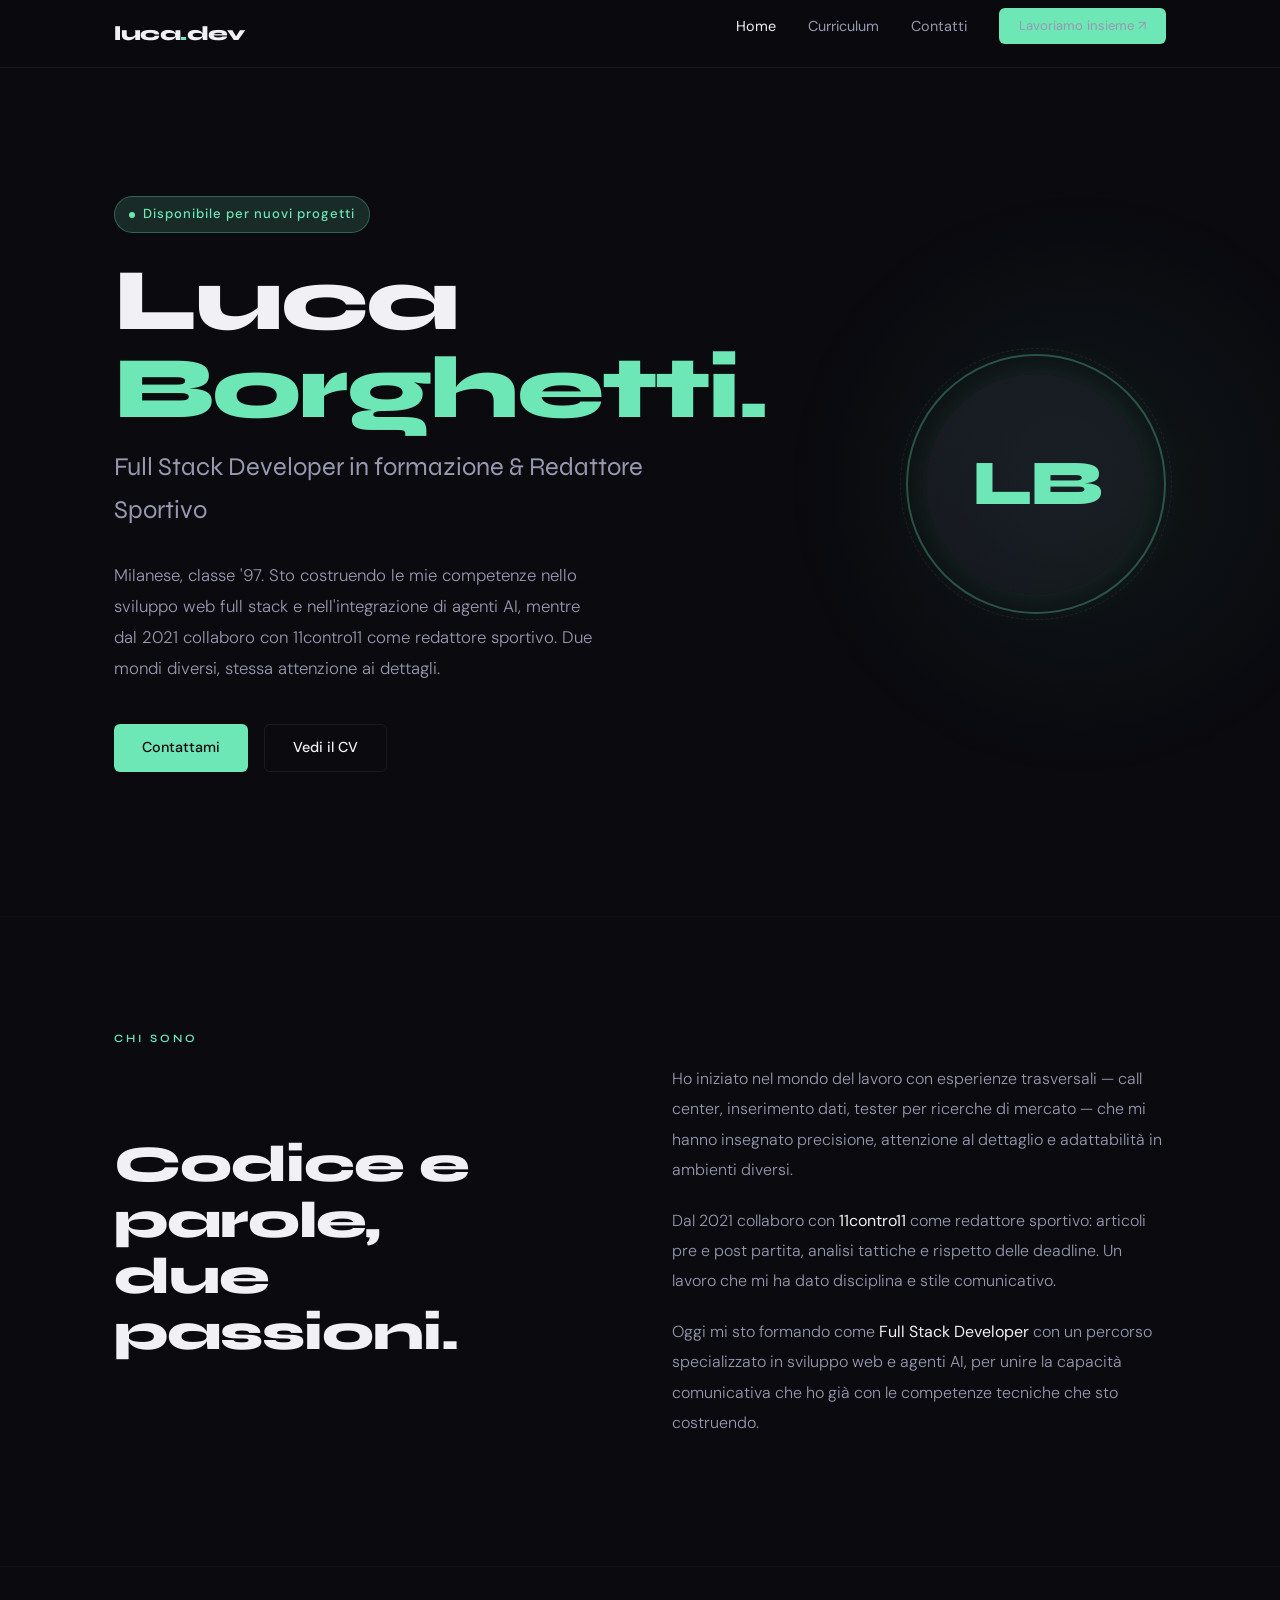
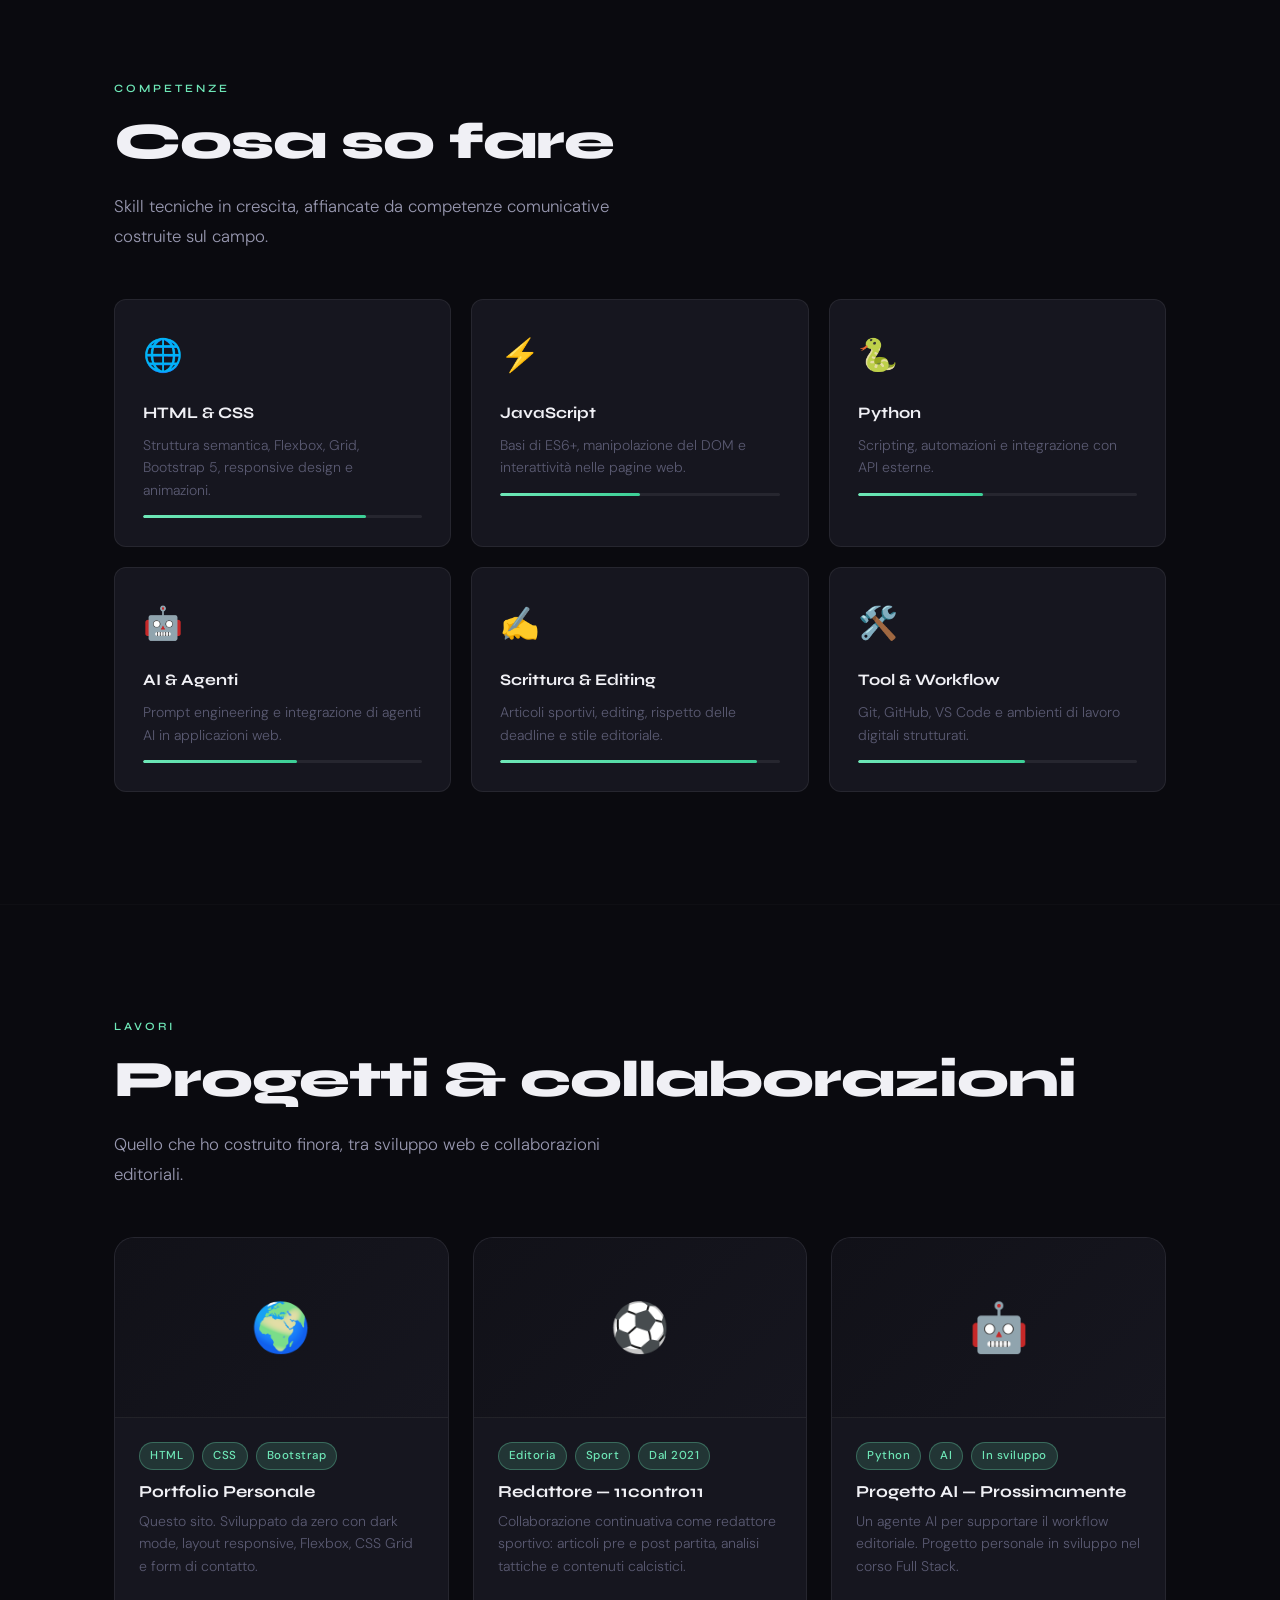
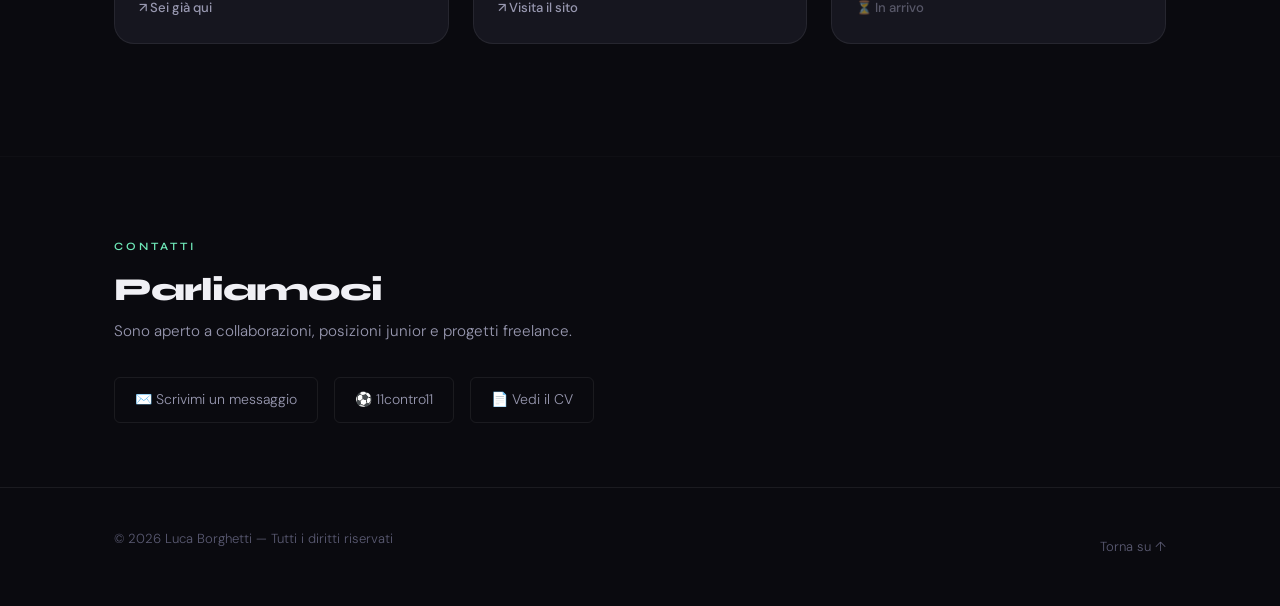
<file: index.html>
<!DOCTYPE html>
<html lang="it">
<head>
  <meta charset="UTF-8" />
  <meta name="viewport" content="width=device-width, initial-scale=1.0" />
  <title>Luca Borghetti — Full Stack Developer in formazione</title>
  <meta name="description" content="Portfolio di Luca Borghetti, sviluppatore web junior in formazione e redattore sportivo presso 11contro11." />
  <link rel="icon" href="data:image/svg+xml,<svg xmlns='http://www.w3.org/2000/svg' viewBox='0 0 100 100'><rect width='100' height='100' rx='20' fill='%230a0a0f'/><text y='.9em' font-size='60' x='12'>LB</text></svg>" />
  <meta property="og:title" content="Luca Borghetti — Full Stack Developer in formazione" />
  <meta property="og:description" content="Portfolio di Luca Borghetti: sviluppo web, competenze tecniche e redazione sportiva." />
  <meta property="og:type" content="website" />
  <meta property="og:url" content="https://lucaborghetti.github.io/portfolio/" />
  <meta name="twitter:card" content="summary_large_image" />
  <link href="https://cdn.jsdelivr.net/npm/bootstrap@5.3.2/dist/css/bootstrap.min.css" rel="stylesheet" />
  <link rel="stylesheet" href="style.css" />
</head>
<body>

<nav class="navbar">
  <div class="nav-inner">
    <a href="index.html" class="nav-logo">luca<span>.</span>dev</a>
    <button class="nav-toggle" id="navToggle" aria-label="Apri menu">
      <span></span><span></span><span></span>
    </button>
    <ul class="nav-links" id="navLinks">
      <li><a href="index.html" class="active">Home</a></li>
      <li><a href="cv.html">Curriculum</a></li>
      <li><a href="contatti.html">Contatti</a></li>
      <li><a href="contatti.html" class="btn btn-primary" style="padding:8px 20px;font-size:0.82rem;">Lavoriamo insieme ↗</a></li>
    </ul>
  </div>
</nav>

<!-- HERO -->
<section class="hero">
  <div class="container">
    <div class="hero-inner">
      <div class="hero-text">
        <div class="hero-eyebrow fade-up">Disponibile per nuovi progetti</div>
        <h1 class="hero-name fade-up">
          Luca<br><span class="text-accent">Borghetti.</span>
        </h1>
        <p class="hero-role fade-up">Full Stack Developer in formazione &amp; Redattore Sportivo</p>
        <p class="hero-bio fade-up">
          Milanese, classe &apos;97. Sto costruendo le mie competenze nello sviluppo web full stack
          e nell&apos;integrazione di agenti AI, mentre dal 2021 collaboro con 11contro11 come
          redattore sportivo. Due mondi diversi, stessa attenzione ai dettagli.
        </p>
        <div class="hero-actions fade-up">
          <a href="contatti.html" class="btn btn-primary">Contattami</a>
          <a href="cv.html" class="btn btn-outline">Vedi il CV</a>
        </div>
      </div>
      <div class="hero-avatar fade-up">
        <div class="avatar-ring">
          <div class="avatar-placeholder">LB</div>
        </div>
      </div>
    </div>
  </div>
</section>

<hr class="divider" />

<!-- CHI SONO -->
<section class="section">
  <div class="container">
    <p class="section-label">Chi sono</p>
    <div style="display:grid;grid-template-columns:1fr 1fr;gap:64px;align-items:center;">
      <div>
        <h2 class="section-title">Codice e parole,<br>due passioni.</h2>
      </div>
      <div>
        <p style="color:var(--text-secondary);font-size:1rem;line-height:1.9;margin-bottom:20px;">
          Ho iniziato nel mondo del lavoro con esperienze trasversali — call center,
          inserimento dati, tester per ricerche di mercato — che mi hanno insegnato
          precisione, attenzione al dettaglio e adattabilità in ambienti diversi.
        </p>
        <p style="color:var(--text-secondary);font-size:1rem;line-height:1.9;margin-bottom:20px;">
          Dal 2021 collaboro con <strong style="color:var(--text-primary);">11contro11</strong>
          come redattore sportivo: articoli pre e post partita, analisi tattiche e rispetto
          delle deadline. Un lavoro che mi ha dato disciplina e stile comunicativo.
        </p>
        <p style="color:var(--text-secondary);font-size:1rem;line-height:1.9;">
          Oggi mi sto formando come <strong style="color:var(--text-primary);">Full Stack Developer</strong>
          con un percorso specializzato in sviluppo web e agenti AI, per unire la capacità
          comunicativa che ho già con le competenze tecniche che sto costruendo.
        </p>
      </div>
    </div>
  </div>
</section>

<hr class="divider" />

<!-- SKILLS -->
<section class="section">
  <div class="container">
    <p class="section-label">Competenze</p>
    <h2 class="section-title">Cosa so fare</h2>
    <p class="section-subtitle">Skill tecniche in crescita, affiancate da competenze comunicative costruite sul campo.</p>
    <div class="skills-grid">
      <div class="skill-card">
        <div class="skill-icon">🌐</div>
        <div class="skill-name">HTML &amp; CSS</div>
        <div class="skill-desc">Struttura semantica, Flexbox, Grid, Bootstrap 5, responsive design e animazioni.</div>
        <div class="skill-bar"><div class="skill-fill" style="width:80%"></div></div>
      </div>
      <div class="skill-card">
        <div class="skill-icon">⚡</div>
        <div class="skill-name">JavaScript</div>
        <div class="skill-desc">Basi di ES6+, manipolazione del DOM e interattività nelle pagine web.</div>
        <div class="skill-bar"><div class="skill-fill" style="width:50%"></div></div>
      </div>
      <div class="skill-card">
        <div class="skill-icon">🐍</div>
        <div class="skill-name">Python</div>
        <div class="skill-desc">Scripting, automazioni e integrazione con API esterne.</div>
        <div class="skill-bar"><div class="skill-fill" style="width:45%"></div></div>
      </div>
      <div class="skill-card">
        <div class="skill-icon">🤖</div>
        <div class="skill-name">AI &amp; Agenti</div>
        <div class="skill-desc">Prompt engineering e integrazione di agenti AI in applicazioni web.</div>
        <div class="skill-bar"><div class="skill-fill" style="width:55%"></div></div>
      </div>
      <div class="skill-card">
        <div class="skill-icon">✍️</div>
        <div class="skill-name">Scrittura &amp; Editing</div>
        <div class="skill-desc">Articoli sportivi, editing, rispetto delle deadline e stile editoriale.</div>
        <div class="skill-bar"><div class="skill-fill" style="width:92%"></div></div>
      </div>
      <div class="skill-card">
        <div class="skill-icon">🛠️</div>
        <div class="skill-name">Tool &amp; Workflow</div>
        <div class="skill-desc">Git, GitHub, VS Code e ambienti di lavoro digitali strutturati.</div>
        <div class="skill-bar"><div class="skill-fill" style="width:60%"></div></div>
      </div>
    </div>
  </div>
</section>

<hr class="divider" />

<!-- PROJECTS -->
<section class="section">
  <div class="container">
    <p class="section-label">Lavori</p>
    <h2 class="section-title">Progetti &amp; collaborazioni</h2>
    <p class="section-subtitle">Quello che ho costruito finora, tra sviluppo web e collaborazioni editoriali.</p>
    <div class="projects-grid">
      <div class="project-card">
        <div class="project-thumb">🌍</div>
        <div class="project-body">
          <div class="project-tags">
            <span class="tag">HTML</span><span class="tag">CSS</span><span class="tag">Bootstrap</span>
          </div>
          <h3 class="project-title">Portfolio Personale</h3>
          <p class="project-desc">Questo sito. Sviluppato da zero con dark mode, layout responsive, Flexbox, CSS Grid e form di contatto.</p>
          <div class="project-links">
            <span class="project-link">↗ Sei già qui</span>
          </div>
        </div>
      </div>
      <div class="project-card">
        <div class="project-thumb">⚽</div>
        <div class="project-body">
          <div class="project-tags">
            <span class="tag">Editoria</span><span class="tag">Sport</span><span class="tag">Dal 2021</span>
          </div>
          <h3 class="project-title">Redattore — 11contro11</h3>
          <p class="project-desc">Collaborazione continuativa come redattore sportivo: articoli pre e post partita, analisi tattiche e contenuti calcistici.</p>
          <div class="project-links">
            <a href="https://www.11contro11.com" class="project-link" target="_blank">↗ Visita il sito</a>
          </div>
        </div>
      </div>
      <div class="project-card">
        <div class="project-thumb">🤖</div>
        <div class="project-body">
          <div class="project-tags">
            <span class="tag">Python</span><span class="tag">AI</span><span class="tag">In sviluppo</span>
          </div>
          <h3 class="project-title">Progetto AI — Prossimamente</h3>
          <p class="project-desc">Un agente AI per supportare il workflow editoriale. Progetto personale in sviluppo nel corso Full Stack.</p>
          <div class="project-links">
            <span class="project-link" style="opacity:.5;">⏳ In arrivo</span>
          </div>
        </div>
      </div>
    </div>
  </div>
</section>

<hr class="divider" />

<!-- CTA -->
<section class="section-sm">
  <div class="container">
    <p class="section-label">Contatti</p>
    <h2 class="section-title" style="font-size:2rem;margin-bottom:12px;">Parliamoci</h2>
    <p style="color:var(--text-secondary);margin-bottom:32px;font-size:0.95rem;">
      Sono aperto a collaborazioni, posizioni junior e progetti freelance.
    </p>
    <div class="social-links">
      <a href="contatti.html" class="social-link">✉️ Scrivimi un messaggio</a>
      <a href="https://www.11contro11.com" class="social-link" target="_blank">⚽ 11contro11</a>
      <a href="cv.html" class="social-link">📄 Vedi il CV</a>
    </div>
  </div>
</section>

<footer class="footer">
  <div class="container">
    <div class="footer-inner">
      <p class="footer-copy">© 2026 Luca Borghetti — Tutti i diritti riservati</p>
      <a href="#" class="footer-back">Torna su ↑</a>
    </div>
  </div>
</footer>

<script src="https://cdn.jsdelivr.net/npm/bootstrap@5.3.2/dist/js/bootstrap.bundle.min.js"></script>
<script>
  const toggle = document.getElementById('navToggle');
  const links  = document.getElementById('navLinks');
  toggle.addEventListener('click', () => links.classList.toggle('open'));
  links.querySelectorAll('a').forEach(a => a.addEventListener('click', () => links.classList.remove('open')));
</script>
</body>
</html>
</file>
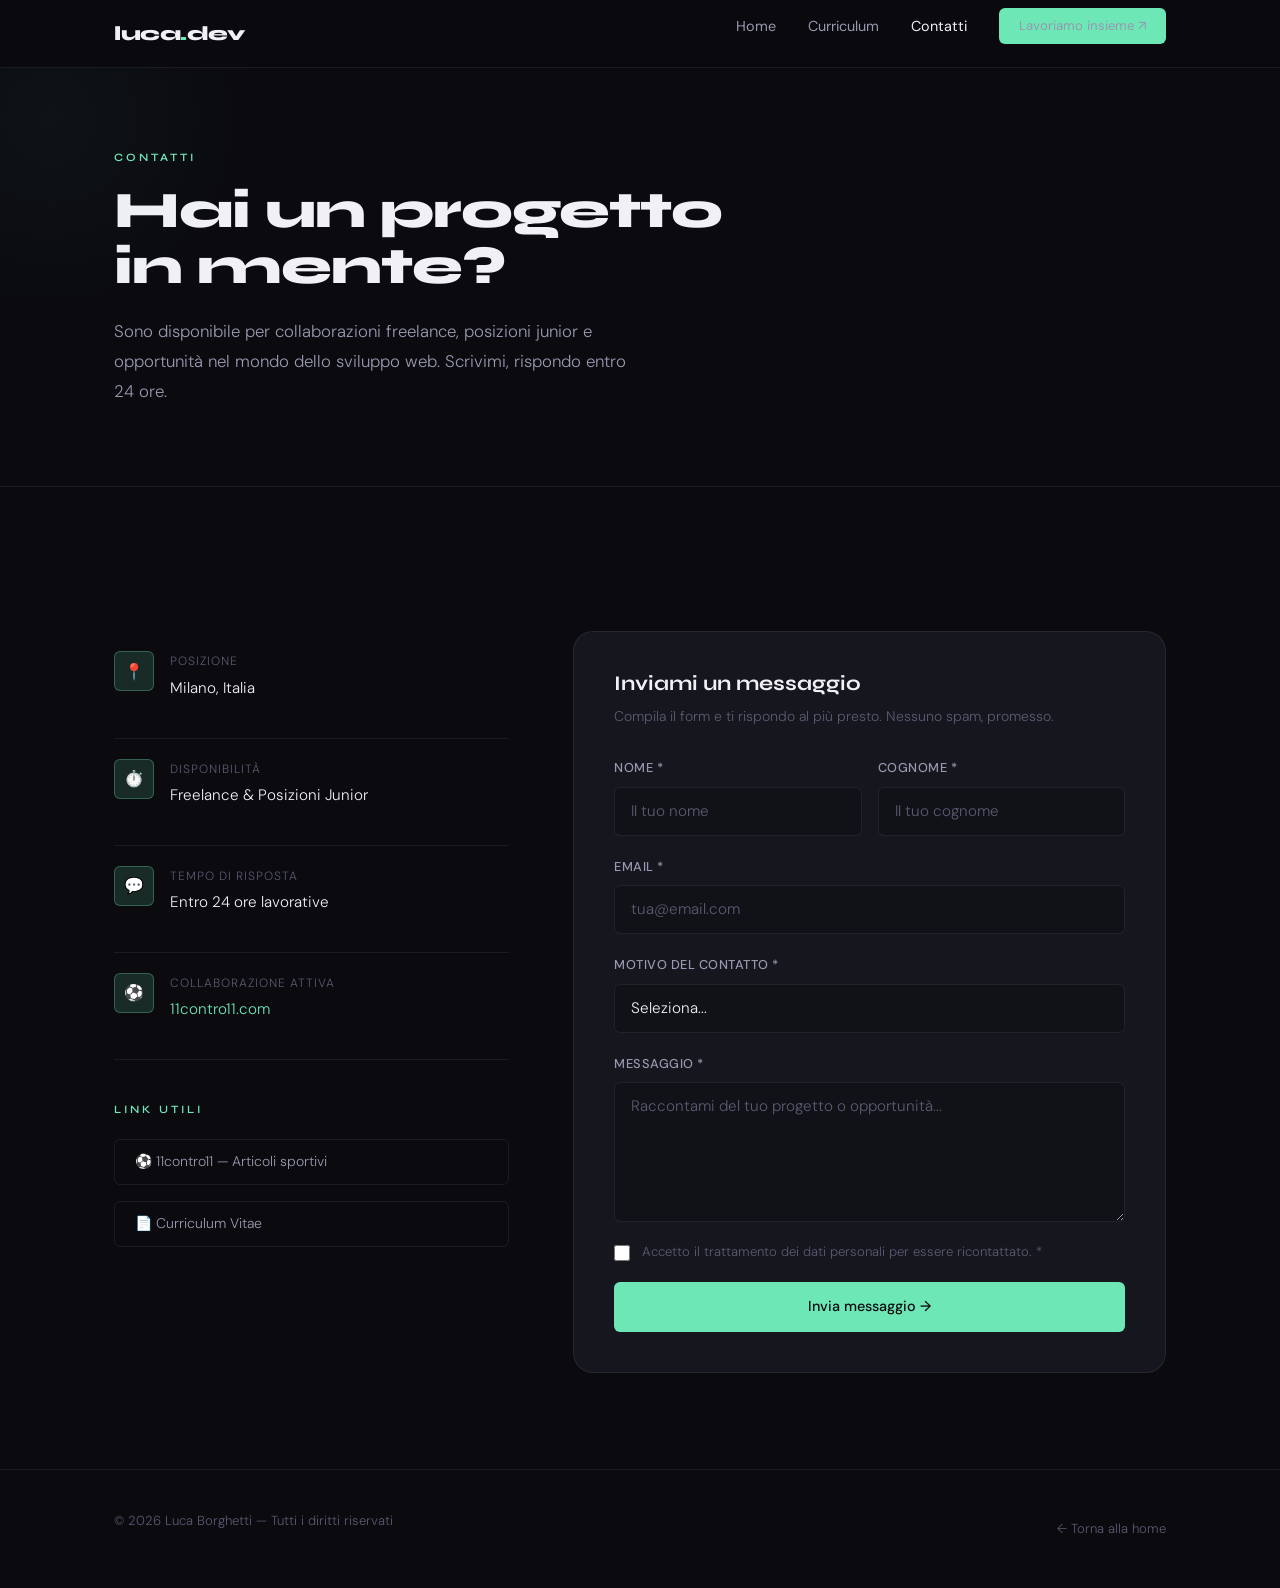
<file: contatti.html>
<!DOCTYPE html>
<html lang="it">
<head>
  <meta charset="UTF-8" />
  <meta name="viewport" content="width=device-width, initial-scale=1.0" />
  <title>Contatti — Luca Borghetti</title>
  <meta name="description" content="Contatta Luca Borghetti per collaborazioni freelance o opportunità junior nel web development." />
  <link rel="icon" href="data:image/svg+xml,<svg xmlns='http://www.w3.org/2000/svg' viewBox='0 0 100 100'><rect width='100' height='100' rx='20' fill='%230a0a0f'/><text y='.9em' font-size='60' x='12'>LB</text></svg>" />
  <meta property="og:title" content="Contatta Luca Borghetti" />
  <meta property="og:description" content="Hai un progetto o un'opportunità? Parliamone." />
  <meta property="og:type" content="website" />
  <link href="https://cdn.jsdelivr.net/npm/bootstrap@5.3.2/dist/css/bootstrap.min.css" rel="stylesheet" />
  <link rel="stylesheet" href="style.css" />
</head>
<body>

<nav class="navbar">
  <div class="nav-inner">
    <a href="index.html" class="nav-logo">luca<span>.</span>dev</a>
    <button class="nav-toggle" id="navToggle" aria-label="Apri menu">
      <span></span><span></span><span></span>
    </button>
    <ul class="nav-links" id="navLinks">
      <li><a href="index.html">Home</a></li>
      <li><a href="cv.html">Curriculum</a></li>
      <li><a href="contatti.html" class="active">Contatti</a></li>
      <li><a href="contatti.html" class="btn btn-primary" style="padding:8px 20px;font-size:0.82rem;">Lavoriamo insieme ↗</a></li>
    </ul>
  </div>
</nav>

<div class="page-header">
  <div class="container">
    <p class="section-label">Contatti</p>
    <h1 class="section-title">Hai un progetto<br>in mente?</h1>
    <p class="section-subtitle">
      Sono disponibile per collaborazioni freelance, posizioni junior e opportunità
      nel mondo dello sviluppo web. Scrivimi, rispondo entro 24 ore.
    </p>
  </div>
</div>

<section class="section">
  <div class="container">
    <div class="contact-layout">

      <div>
        <div class="contact-info-item">
          <div class="contact-info-icon">📍</div>
          <div>
            <p class="contact-info-label">Posizione</p>
            <p class="contact-info-value">Milano, Italia</p>
          </div>
        </div>
        <div class="contact-info-item">
          <div class="contact-info-icon">⏱️</div>
          <div>
            <p class="contact-info-label">Disponibilità</p>
            <p class="contact-info-value">Freelance &amp; Posizioni Junior</p>
          </div>
        </div>
        <div class="contact-info-item">
          <div class="contact-info-icon">💬</div>
          <div>
            <p class="contact-info-label">Tempo di risposta</p>
            <p class="contact-info-value">Entro 24 ore lavorative</p>
          </div>
        </div>
        <div class="contact-info-item">
          <div class="contact-info-icon">⚽</div>
          <div>
            <p class="contact-info-label">Collaborazione attiva</p>
            <p class="contact-info-value">
              <a href="https://www.11contro11.com" target="_blank" style="color:var(--accent);">11contro11.com</a>
            </p>
          </div>
        </div>
        <div style="margin-top:40px;">
          <p class="section-label" style="margin-bottom:20px;">Link utili</p>
          <div class="social-links" style="flex-direction:column;">
            <a href="https://www.11contro11.com" class="social-link" target="_blank">⚽ 11contro11 — Articoli sportivi</a>
            <a href="cv.html" class="social-link">📄 Curriculum Vitae</a>
          </div>
        </div>
      </div>

      <div>
        <div class="form-card">
          <h2 style="font-family:var(--font-display);font-size:1.3rem;font-weight:700;margin-bottom:8px;">
            Inviami un messaggio
          </h2>
          <p style="font-size:0.875rem;color:var(--text-muted);margin-bottom:28px;">
            Compila il form e ti rispondo al più presto. Nessuno spam, promesso.
          </p>
          <form id="contactForm" novalidate autocomplete="off">
            <div class="form-row">
              <div class="form-group">
                <label class="form-label" for="firstName">Nome *</label>
                <input type="text" id="firstName" name="firstName" class="form-control" placeholder="Il tuo nome" required minlength="2" />
              </div>
              <div class="form-group">
                <label class="form-label" for="lastName">Cognome *</label>
                <input type="text" id="lastName" name="lastName" class="form-control" placeholder="Il tuo cognome" required minlength="2" />
              </div>
            </div>
            <div class="form-group">
              <label class="form-label" for="email">Email *</label>
              <input type="email" id="email" name="email" class="form-control" placeholder="tua@email.com" required />
            </div>
            <div class="form-group">
              <label class="form-label" for="subject">Motivo del contatto *</label>
              <select id="subject" name="subject" class="form-control" required>
                <option value="" disabled selected>Seleziona...</option>
                <option value="lavoro">Opportunità lavorativa junior</option>
                <option value="freelance">Progetto freelance</option>
                <option value="collaborazione">Collaborazione editoriale</option>
                <option value="altro">Altro</option>
              </select>
            </div>
            <div class="form-group">
              <label class="form-label" for="message">Messaggio *</label>
              <textarea id="message" name="message" class="form-control" placeholder="Raccontami del tuo progetto o opportunità..." required minlength="20"></textarea>
            </div>
            <div class="form-group" style="display:flex;align-items:flex-start;gap:12px;">
              <input type="checkbox" id="privacy" name="privacy" required
                style="margin-top:3px;accent-color:var(--accent);width:16px;height:16px;cursor:pointer;" />
              <label for="privacy" style="font-size:0.82rem;color:var(--text-muted);cursor:pointer;line-height:1.5;">
                Accetto il trattamento dei dati personali per essere ricontattato. *
              </label>
            </div>
            <button type="button" id="submitBtn" class="btn btn-primary" style="width:100%;justify-content:center;padding:14px;">
              Invia messaggio →
            </button>
            <div class="form-success" id="formSuccess">
              ✅ Messaggio inviato! Ti rispondo entro 24 ore.
            </div>
            <div id="formError" style="display:none;text-align:center;padding:16px;color:#f87171;font-size:0.875rem;margin-top:12px;">
              ⚠️ Compila tutti i campi obbligatori correttamente.
            </div>
          </form>
        </div>
      </div>

    </div>
  </div>
</section>

<footer class="footer">
  <div class="container">
    <div class="footer-inner">
      <p class="footer-copy">© 2026 Luca Borghetti — Tutti i diritti riservati</p>
      <a href="index.html" class="footer-back">← Torna alla home</a>
    </div>
  </div>
</footer>

<script src="https://cdn.jsdelivr.net/npm/bootstrap@5.3.2/dist/js/bootstrap.bundle.min.js"></script>
<script>
  const toggle = document.getElementById('navToggle');
  const links  = document.getElementById('navLinks');
  toggle.addEventListener('click', () => links.classList.toggle('open'));
  links.querySelectorAll('a').forEach(a => a.addEventListener('click', () => links.classList.remove('open')));

  const form       = document.getElementById('contactForm');
  const submitBtn  = document.getElementById('submitBtn');
  const successMsg = document.getElementById('formSuccess');
  const errorMsg   = document.getElementById('formError');

  submitBtn.addEventListener('click', function() {
    successMsg.style.display = 'none';
    errorMsg.style.display   = 'none';
    if (!form.checkValidity()) {
      form.reportValidity();
      errorMsg.style.display = 'block';
      return;
    }
    submitBtn.textContent = 'Invio in corso...';
    submitBtn.disabled = true;
    setTimeout(() => {
      form.reset();
      submitBtn.textContent = 'Invia messaggio →';
      submitBtn.disabled = false;
      successMsg.style.display = 'block';
      successMsg.scrollIntoView({ behavior: 'smooth', block: 'nearest' });
    }, 1200);
  });
</script>
</body>
</html>
</file>
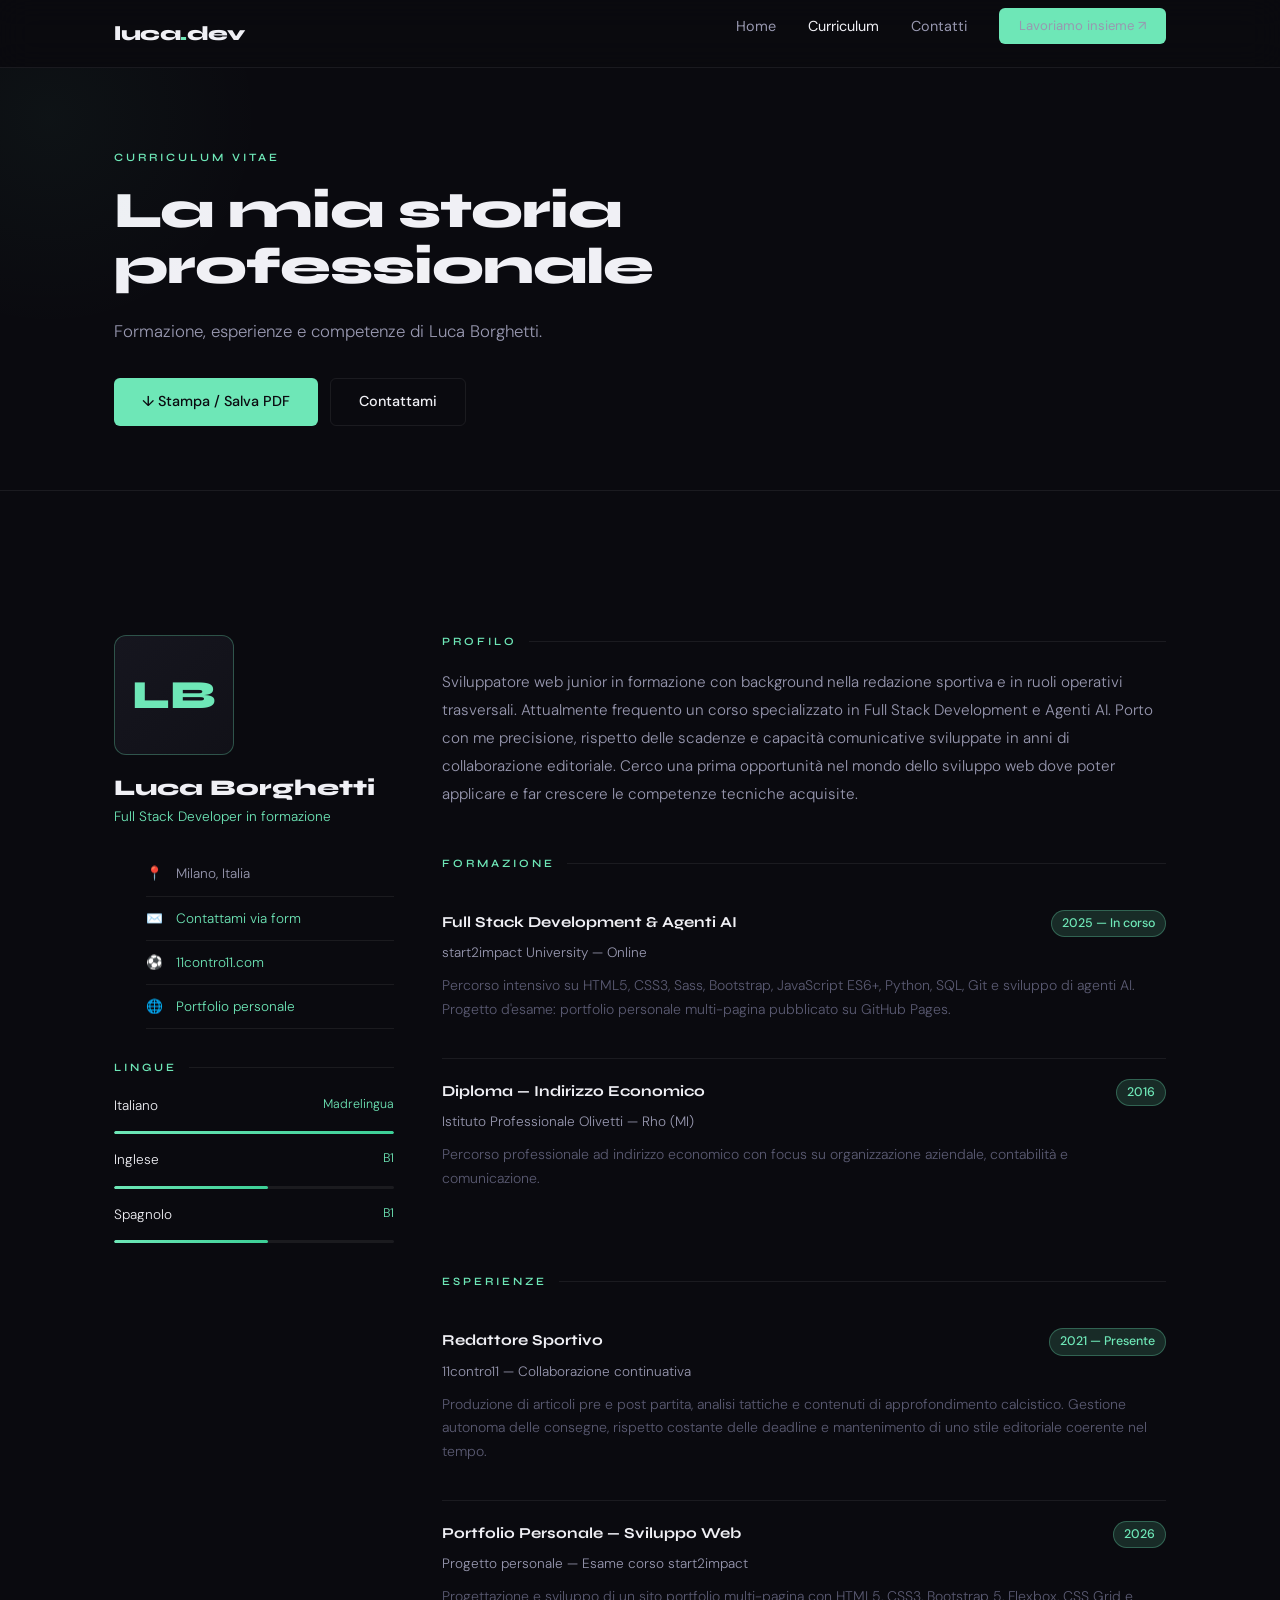
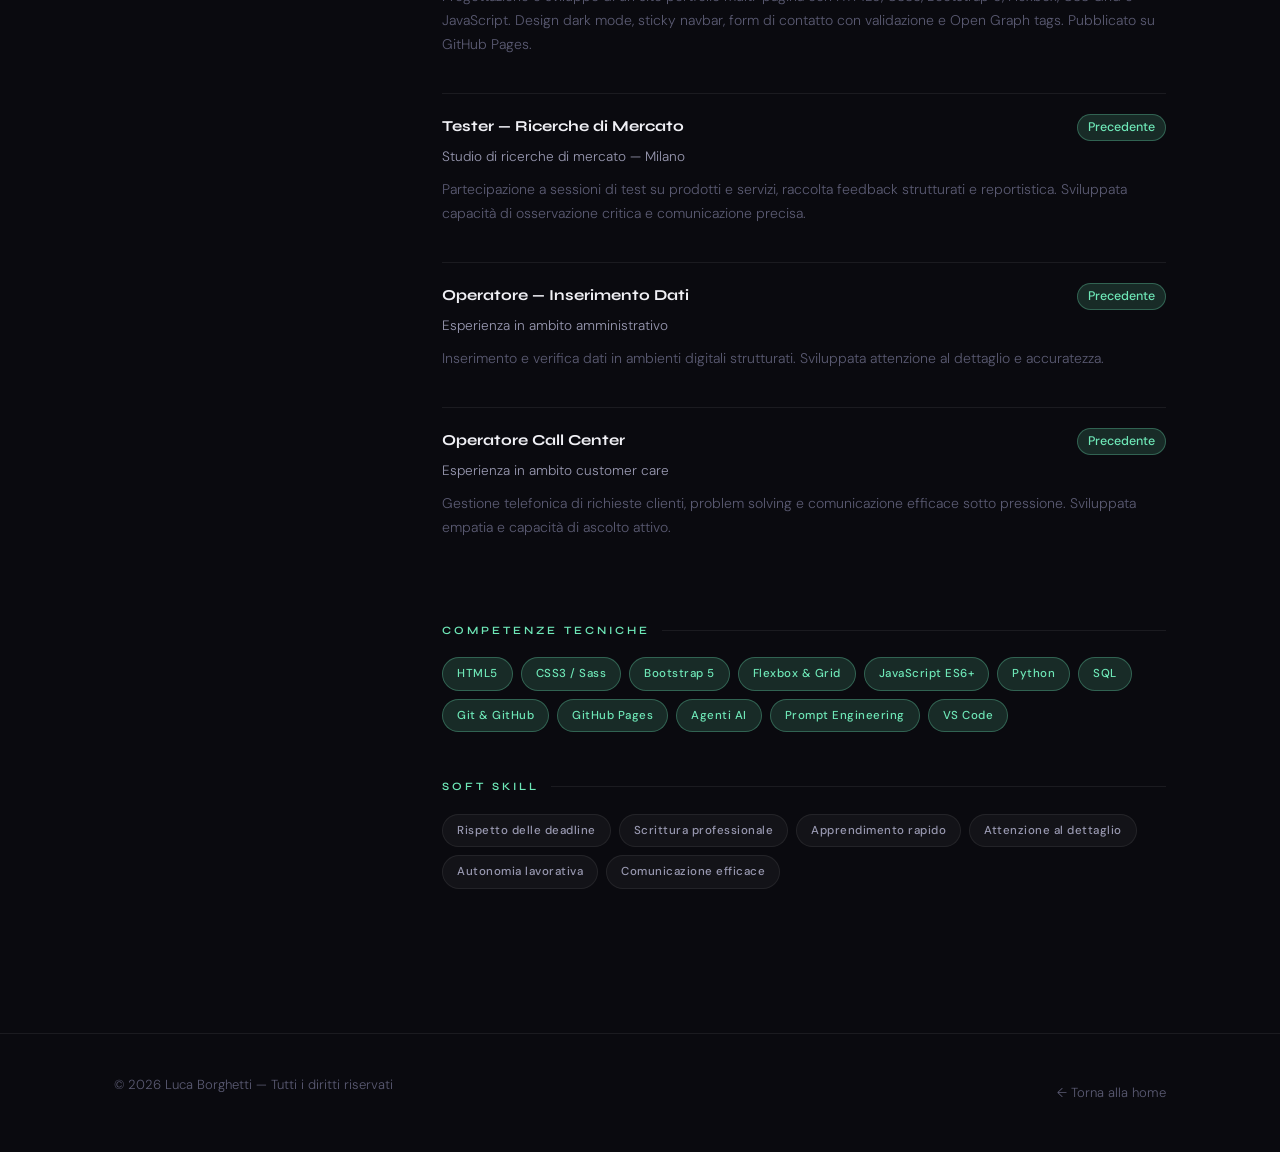
<file: cv.html>
<!DOCTYPE html>
<html lang="it">
<head>
  <meta charset="UTF-8" />
  <meta name="viewport" content="width=device-width, initial-scale=1.0" />
  <title>Curriculum Vitae — Luca Borghetti</title>
  <meta name="description" content="CV di Luca Borghetti, sviluppatore web junior e redattore sportivo presso 11contro11." />
  <link rel="icon" href="data:image/svg+xml,<svg xmlns='http://www.w3.org/2000/svg' viewBox='0 0 100 100'><rect width='100' height='100' rx='20' fill='%230a0a0f'/><text y='.9em' font-size='60' x='12'>LB</text></svg>" />
  <meta property="og:title" content="CV — Luca Borghetti" />
  <meta property="og:description" content="Curriculum Vitae di Luca Borghetti, sviluppatore web junior." />
  <meta property="og:type" content="website" />
  <link href="https://cdn.jsdelivr.net/npm/bootstrap@5.3.2/dist/css/bootstrap.min.css" rel="stylesheet" />
  <link rel="stylesheet" href="style.css" />
</head>
<body>

<nav class="navbar">
  <div class="nav-inner">
    <a href="index.html" class="nav-logo">luca<span>.</span>dev</a>
    <button class="nav-toggle" id="navToggle" aria-label="Apri menu">
      <span></span><span></span><span></span>
    </button>
    <ul class="nav-links" id="navLinks">
      <li><a href="index.html">Home</a></li>
      <li><a href="cv.html" class="active">Curriculum</a></li>
      <li><a href="contatti.html">Contatti</a></li>
      <li><a href="contatti.html" class="btn btn-primary" style="padding:8px 20px;font-size:0.82rem;">Lavoriamo insieme ↗</a></li>
    </ul>
  </div>
</nav>

<div class="page-header">
  <div class="container">
    <p class="section-label">Curriculum Vitae</p>
    <h1 class="section-title">La mia storia<br>professionale</h1>
    <p class="section-subtitle">Formazione, esperienze e competenze di Luca Borghetti.</p>
    <div style="margin-top:32px;display:flex;gap:12px;flex-wrap:wrap;">
      <a href="#" onclick="window.print();return false;" class="btn btn-primary">↓ Stampa / Salva PDF</a>
      <a href="contatti.html" class="btn btn-outline">Contattami</a>
    </div>
  </div>
</div>

<section class="section">
  <div class="container">
    <div class="cv-layout">

      <!-- SIDEBAR -->
      <aside class="cv-sidebar">
        <div class="cv-avatar">LB</div>
        <h2 style="font-family:var(--font-display);font-size:1.4rem;font-weight:800;margin-bottom:4px;">Luca Borghetti</h2>
        <p style="color:var(--accent);font-size:0.85rem;margin-bottom:0;">Full Stack Developer in formazione</p>

        <ul class="cv-contact-list">
          <li class="cv-contact-item">
            <span class="cv-contact-icon">📍</span>
            <span>Milano, Italia</span>
          </li>
          <li class="cv-contact-item">
            <span class="cv-contact-icon">✉️</span>
            <a href="contatti.html">Contattami via form</a>
          </li>
          <li class="cv-contact-item">
            <span class="cv-contact-icon">⚽</span>
            <a href="https://www.11contro11.com" target="_blank">11contro11.com</a>
          </li>
          <li class="cv-contact-item">
            <span class="cv-contact-icon">🌐</span>
            <a href="index.html">Portfolio personale</a>
          </li>
        </ul>

        <!-- Lingue -->
        <div class="cv-section" style="margin-top:32px;">
          <h3 class="cv-section-title">Lingue</h3>
          <div style="display:flex;flex-direction:column;gap:14px;margin-top:16px;">
            <div>
              <div style="display:flex;justify-content:space-between;margin-bottom:6px;">
                <span style="font-size:0.85rem;">Italiano</span>
                <span style="font-size:0.78rem;color:var(--accent);">Madrelingua</span>
              </div>
              <div class="skill-bar"><div class="skill-fill" style="width:100%"></div></div>
            </div>
            <div>
              <div style="display:flex;justify-content:space-between;margin-bottom:6px;">
                <span style="font-size:0.85rem;">Inglese</span>
                <span style="font-size:0.78rem;color:var(--accent);">B1</span>
              </div>
              <div class="skill-bar"><div class="skill-fill" style="width:55%"></div></div>
            </div>
            <div>
              <div style="display:flex;justify-content:space-between;margin-bottom:6px;">
                <span style="font-size:0.85rem;">Spagnolo</span>
                <span style="font-size:0.78rem;color:var(--accent);">B1</span>
              </div>
              <div class="skill-bar"><div class="skill-fill" style="width:55%"></div></div>
            </div>
          </div>
        </div>
      </aside>

      <!-- MAIN -->
      <main>

        <div class="cv-section">
          <h2 class="cv-section-title">Profilo</h2>
          <p style="font-size:0.95rem;color:var(--text-secondary);line-height:1.85;">
            Sviluppatore web junior in formazione con background nella redazione sportiva
            e in ruoli operativi trasversali. Attualmente frequento un corso specializzato
            in Full Stack Development e Agenti AI. Porto con me precisione, rispetto delle
            scadenze e capacità comunicative sviluppate in anni di collaborazione editoriale.
            Cerco una prima opportunità nel mondo dello sviluppo web dove poter applicare
            e far crescere le competenze tecniche acquisite.
          </p>
        </div>

        <div class="cv-section">
          <h2 class="cv-section-title">Formazione</h2>

          <div class="cv-entry">
            <div class="cv-entry-header">
              <span class="cv-entry-title">Full Stack Development &amp; Agenti AI</span>
              <span class="cv-entry-date">2025 — In corso</span>
            </div>
            <p class="cv-entry-sub">start2impact University — Online</p>
            <p class="cv-entry-desc">
              Percorso intensivo su HTML5, CSS3, Sass, Bootstrap, JavaScript ES6+,
              Python, SQL, Git e sviluppo di agenti AI. Progetto d&apos;esame:
              portfolio personale multi-pagina pubblicato su GitHub Pages.
            </p>
          </div>

          <div class="cv-entry">
            <div class="cv-entry-header">
              <span class="cv-entry-title">Diploma — Indirizzo Economico</span>
              <span class="cv-entry-date">2016</span>
            </div>
            <p class="cv-entry-sub">Istituto Professionale Olivetti — Rho (MI)</p>
            <p class="cv-entry-desc">
              Percorso professionale ad indirizzo economico con focus su
              organizzazione aziendale, contabilità e comunicazione.
            </p>
          </div>
        </div>

        <div class="cv-section">
          <h2 class="cv-section-title">Esperienze</h2>

          <div class="cv-entry">
            <div class="cv-entry-header">
              <span class="cv-entry-title">Redattore Sportivo</span>
              <span class="cv-entry-date">2021 — Presente</span>
            </div>
            <p class="cv-entry-sub">11contro11 — Collaborazione continuativa</p>
            <p class="cv-entry-desc">
              Produzione di articoli pre e post partita, analisi tattiche e contenuti
              di approfondimento calcistico. Gestione autonoma delle consegne,
              rispetto costante delle deadline e mantenimento di uno stile
              editoriale coerente nel tempo.
            </p>
          </div>

          <div class="cv-entry">
            <div class="cv-entry-header">
              <span class="cv-entry-title">Portfolio Personale — Sviluppo Web</span>
              <span class="cv-entry-date">2026</span>
            </div>
            <p class="cv-entry-sub">Progetto personale — Esame corso start2impact</p>
            <p class="cv-entry-desc">
              Progettazione e sviluppo di un sito portfolio multi-pagina con HTML5,
              CSS3, Bootstrap 5, Flexbox, CSS Grid e JavaScript. Design dark mode,
              sticky navbar, form di contatto con validazione e Open Graph tags.
              Pubblicato su GitHub Pages.
            </p>
          </div>

          <div class="cv-entry">
            <div class="cv-entry-header">
              <span class="cv-entry-title">Tester — Ricerche di Mercato</span>
              <span class="cv-entry-date">Precedente</span>
            </div>
            <p class="cv-entry-sub">Studio di ricerche di mercato — Milano</p>
            <p class="cv-entry-desc">
              Partecipazione a sessioni di test su prodotti e servizi, raccolta feedback
              strutturati e reportistica. Sviluppata capacità di osservazione critica
              e comunicazione precisa.
            </p>
          </div>

          <div class="cv-entry">
            <div class="cv-entry-header">
              <span class="cv-entry-title">Operatore — Inserimento Dati</span>
              <span class="cv-entry-date">Precedente</span>
            </div>
            <p class="cv-entry-sub">Esperienza in ambito amministrativo</p>
            <p class="cv-entry-desc">
              Inserimento e verifica dati in ambienti digitali strutturati.
              Sviluppata attenzione al dettaglio e accuratezza.
            </p>
          </div>

          <div class="cv-entry">
            <div class="cv-entry-header">
              <span class="cv-entry-title">Operatore Call Center</span>
              <span class="cv-entry-date">Precedente</span>
            </div>
            <p class="cv-entry-sub">Esperienza in ambito customer care</p>
            <p class="cv-entry-desc">
              Gestione telefonica di richieste clienti, problem solving e comunicazione
              efficace sotto pressione. Sviluppata empatia e capacità di ascolto attivo.
            </p>
          </div>
        </div>

        <div class="cv-section">
          <h2 class="cv-section-title">Competenze tecniche</h2>
          <div class="cv-skills-list" style="margin-top:16px;">
            <span class="tag" style="padding:6px 14px;">HTML5</span>
            <span class="tag" style="padding:6px 14px;">CSS3 / Sass</span>
            <span class="tag" style="padding:6px 14px;">Bootstrap 5</span>
            <span class="tag" style="padding:6px 14px;">Flexbox &amp; Grid</span>
            <span class="tag" style="padding:6px 14px;">JavaScript ES6+</span>
            <span class="tag" style="padding:6px 14px;">Python</span>
            <span class="tag" style="padding:6px 14px;">SQL</span>
            <span class="tag" style="padding:6px 14px;">Git &amp; GitHub</span>
            <span class="tag" style="padding:6px 14px;">GitHub Pages</span>
            <span class="tag" style="padding:6px 14px;">Agenti AI</span>
            <span class="tag" style="padding:6px 14px;">Prompt Engineering</span>
            <span class="tag" style="padding:6px 14px;">VS Code</span>
          </div>
        </div>

        <div class="cv-section">
          <h2 class="cv-section-title">Soft skill</h2>
          <div class="cv-skills-list" style="margin-top:16px;">
            <span class="tag" style="padding:6px 14px;background:rgba(255,255,255,0.04);color:var(--text-secondary);border-color:var(--border);">Rispetto delle deadline</span>
            <span class="tag" style="padding:6px 14px;background:rgba(255,255,255,0.04);color:var(--text-secondary);border-color:var(--border);">Scrittura professionale</span>
            <span class="tag" style="padding:6px 14px;background:rgba(255,255,255,0.04);color:var(--text-secondary);border-color:var(--border);">Apprendimento rapido</span>
            <span class="tag" style="padding:6px 14px;background:rgba(255,255,255,0.04);color:var(--text-secondary);border-color:var(--border);">Attenzione al dettaglio</span>
            <span class="tag" style="padding:6px 14px;background:rgba(255,255,255,0.04);color:var(--text-secondary);border-color:var(--border);">Autonomia lavorativa</span>
            <span class="tag" style="padding:6px 14px;background:rgba(255,255,255,0.04);color:var(--text-secondary);border-color:var(--border);">Comunicazione efficace</span>
          </div>
        </div>

      </main>
    </div>
  </div>
</section>

<footer class="footer">
  <div class="container">
    <div class="footer-inner">
      <p class="footer-copy">© 2026 Luca Borghetti — Tutti i diritti riservati</p>
      <a href="index.html" class="footer-back">← Torna alla home</a>
    </div>
  </div>
</footer>

<script src="https://cdn.jsdelivr.net/npm/bootstrap@5.3.2/dist/js/bootstrap.bundle.min.js"></script>
<script>
  const toggle = document.getElementById('navToggle');
  const links  = document.getElementById('navLinks');
  toggle.addEventListener('click', () => links.classList.toggle('open'));
  links.querySelectorAll('a').forEach(a => a.addEventListener('click', () => links.classList.remove('open')));
</script>
</body>
</html>
</file>
<file: style.css>
@import url('https://fonts.googleapis.com/css2?family=Syne:wght@400;600;700;800&family=DM+Sans:wght@300;400;500&display=swap');

:root {
  --bg-primary:    #0a0a0f;
  --bg-secondary:  #111118;
  --bg-card:       #16161f;
  --bg-card-hover: #1c1c28;
  --accent:        #6ee7b7;
  --accent-dim:    #3ccf96;
  --accent-glow:   rgba(110,231,183,0.15);
  --text-primary:  #f0f0f5;
  --text-secondary:#9898b0;
  --text-muted:    #5a5a72;
  --border:        rgba(255,255,255,0.07);
  --border-accent: rgba(110,231,183,0.3);
  --font-display:  'Syne', sans-serif;
  --font-body:     'DM Sans', sans-serif;
  --radius-sm:     6px;
  --radius-md:     12px;
  --radius-lg:     20px;
  --shadow-card:   0 4px 24px rgba(0,0,0,0.4);
  --shadow-glow:   0 0 40px rgba(110,231,183,0.12);
  --nav-height:    68px;
  --transition:    0.25s cubic-bezier(0.4,0,0.2,1);
}

*, *::before, *::after { box-sizing: border-box; margin: 0; padding: 0; }
html { scroll-behavior: smooth; }
body {
  background-color: var(--bg-primary);
  color: var(--text-primary);
  font-family: var(--font-body);
  font-weight: 300;
  line-height: 1.7;
  overflow-x: hidden;
}
img { max-width: 100%; display: block; }
a { color: var(--accent); text-decoration: none; transition: opacity var(--transition); }
a:hover { opacity: 0.8; }
ul { list-style: none; }

/* NAVBAR */
.navbar {
  position: sticky;
  top: 0;
  z-index: 1000;
  height: var(--nav-height);
  background: rgba(10,10,15,0.9);
  backdrop-filter: blur(16px);
  border-bottom: 1px solid var(--border);
  display: flex;
  align-items: center;
}
.nav-inner {
  width: 100%;
  max-width: 1100px;
  margin: 0 auto;
  padding: 0 24px;
  display: flex;
  justify-content: space-between;
  align-items: center;
}
.nav-logo {
  font-family: var(--font-display);
  font-weight: 800;
  font-size: 1.25rem;
  color: var(--text-primary);
  letter-spacing: -0.5px;
}
.nav-logo span { color: var(--accent); }
.nav-links { display: flex; gap: 32px; align-items: center; }
.nav-links a {
  color: var(--text-secondary);
  font-size: 0.9rem;
  font-weight: 400;
  transition: color var(--transition);
}
.nav-links a:hover,
.nav-links a.active { color: var(--text-primary); opacity: 1; }
.nav-toggle {
  display: none;
  flex-direction: column;
  gap: 5px;
  cursor: pointer;
  background: none;
  border: none;
  padding: 4px;
}
.nav-toggle span {
  display: block;
  width: 24px;
  height: 2px;
  background: var(--text-primary);
  border-radius: 2px;
  transition: all var(--transition);
}

/* LAYOUT */
.container { max-width: 1100px; margin: 0 auto; padding: 0 24px; }
.section { padding: 96px 0; }
.section-sm { padding: 64px 0; }
.divider { border: none; border-top: 1px solid var(--border); }

.section-label {
  font-family: var(--font-display);
  font-size: 0.7rem;
  font-weight: 600;
  letter-spacing: 3px;
  text-transform: uppercase;
  color: var(--accent);
  margin-bottom: 16px;
}
.section-title {
  font-family: var(--font-display);
  font-size: clamp(2rem, 5vw, 3.2rem);
  font-weight: 800;
  line-height: 1.1;
  letter-spacing: -1px;
  margin-bottom: 20px;
}
.section-subtitle {
  font-size: 1.05rem;
  color: var(--text-secondary);
  max-width: 520px;
  line-height: 1.8;
}
.text-accent { color: var(--accent); }

/* HERO */
.hero {
  min-height: calc(100vh - var(--nav-height));
  display: flex;
  align-items: center;
  position: relative;
  overflow: hidden;
}
.hero::after {
  content: '';
  position: absolute;
  width: 600px; height: 600px;
  background: radial-gradient(circle, rgba(110,231,183,0.06) 0%, transparent 70%);
  right: -100px; top: 50%;
  transform: translateY(-50%);
  pointer-events: none;
}
.hero-inner {
  display: flex;
  align-items: center;
  justify-content: space-between;
  gap: 60px;
  width: 100%;
}
.hero-text { max-width: 620px; }
.hero-eyebrow {
  display: inline-flex;
  align-items: center;
  gap: 8px;
  font-size: 0.82rem;
  font-weight: 500;
  color: var(--accent);
  letter-spacing: 1px;
  margin-bottom: 24px;
  padding: 6px 14px;
  border: 1px solid var(--border-accent);
  border-radius: 100px;
  background: var(--accent-glow);
}
.hero-eyebrow::before {
  content: '';
  width: 6px; height: 6px;
  background: var(--accent);
  border-radius: 50%;
  animation: pulse 2s infinite;
}
@keyframes pulse { 0%,100%{opacity:1} 50%{opacity:.3} }

.hero-name {
  font-family: var(--font-display);
  font-size: clamp(3rem, 8vw, 5.5rem);
  font-weight: 800;
  line-height: 1;
  letter-spacing: -2px;
  margin-bottom: 12px;
}
.hero-role {
  font-family: var(--font-display);
  font-size: clamp(1.1rem, 2.5vw, 1.6rem);
  font-weight: 400;
  color: var(--text-secondary);
  margin-bottom: 28px;
}
.hero-bio {
  font-size: 1.05rem;
  color: var(--text-secondary);
  line-height: 1.85;
  margin-bottom: 40px;
  max-width: 480px;
}
.hero-actions { display: flex; gap: 16px; flex-wrap: wrap; }

.hero-avatar { flex-shrink: 0; }
.avatar-ring {
  width: 260px; height: 260px;
  border-radius: 50%;
  border: 2px solid var(--border-accent);
  display: flex; align-items: center; justify-content: center;
  position: relative;
}
.avatar-ring::before {
  content: '';
  position: absolute; inset: -8px;
  border-radius: 50%;
  border: 1px dashed var(--border);
  animation: spin 20s linear infinite;
}
@keyframes spin { to { transform: rotate(360deg); } }
.avatar-placeholder {
  width: 220px; height: 220px;
  border-radius: 50%;
  background: linear-gradient(135deg, var(--bg-card), var(--bg-secondary));
  display: flex; align-items: center; justify-content: center;
  font-family: var(--font-display);
  font-size: 4rem;
  font-weight: 800;
  color: var(--accent);
  letter-spacing: -2px;
  box-shadow: var(--shadow-glow);
}

/* BUTTONS */
.btn {
  display: inline-flex;
  align-items: center;
  gap: 8px;
  padding: 12px 28px;
  border-radius: var(--radius-sm);
  font-family: var(--font-body);
  font-size: 0.9rem;
  font-weight: 500;
  cursor: pointer;
  transition: all var(--transition);
  border: none;
}
.btn-primary { background: var(--accent); color: #0a0a0f; }
.btn-primary:hover {
  background: var(--accent-dim); opacity: 1;
  transform: translateY(-1px);
  box-shadow: 0 8px 24px rgba(110,231,183,0.25);
}
.btn-outline { background: transparent; color: var(--text-primary); border: 1px solid var(--border); }
.btn-outline:hover {
  border-color: var(--accent); color: var(--accent);
  opacity: 1; transform: translateY(-1px);
}

/* SKILLS GRID */
.skills-grid {
  display: grid;
  grid-template-columns: repeat(auto-fill, minmax(260px,1fr));
  gap: 20px;
  margin-top: 48px;
}
.skill-card {
  background: var(--bg-card);
  border: 1px solid var(--border);
  border-radius: var(--radius-md);
  padding: 28px;
  transition: all var(--transition);
  position: relative;
  overflow: hidden;
}
.skill-card::before {
  content: '';
  position: absolute;
  top: 0; left: 0; right: 0; height: 2px;
  background: linear-gradient(90deg, var(--accent), transparent);
  opacity: 0;
  transition: opacity var(--transition);
}
.skill-card:hover { border-color: var(--border-accent); background: var(--bg-card-hover); transform: translateY(-3px); box-shadow: var(--shadow-card); }
.skill-card:hover::before { opacity: 1; }
.skill-icon { font-size: 2rem; margin-bottom: 16px; }
.skill-name { font-family: var(--font-display); font-weight: 700; font-size: 1rem; margin-bottom: 8px; }
.skill-desc { font-size: 0.875rem; color: var(--text-muted); line-height: 1.6; }
.skill-bar { margin-top: 14px; height: 3px; background: var(--border); border-radius: 2px; overflow: hidden; }
.skill-fill { height: 100%; background: linear-gradient(90deg, var(--accent), var(--accent-dim)); border-radius: 2px; }

/* PROJECTS GRID */
.projects-grid {
  display: grid;
  grid-template-columns: repeat(auto-fill, minmax(300px,1fr));
  gap: 24px;
  margin-top: 48px;
}
.project-card {
  background: var(--bg-card);
  border: 1px solid var(--border);
  border-radius: var(--radius-lg);
  overflow: hidden;
  transition: all var(--transition);
}
.project-card:hover { border-color: var(--border-accent); transform: translateY(-4px); box-shadow: var(--shadow-card); }
.project-thumb {
  height: 180px;
  background: linear-gradient(135deg, var(--bg-secondary), var(--bg-card));
  display: flex; align-items: center; justify-content: center;
  font-size: 3rem;
  border-bottom: 1px solid var(--border);
}
.project-body { padding: 24px; }
.project-tags { display: flex; gap: 8px; flex-wrap: wrap; margin-bottom: 12px; }
.tag {
  font-size: 0.72rem; font-weight: 500; letter-spacing: 0.5px;
  padding: 3px 10px; border-radius: 100px;
  background: var(--accent-glow); color: var(--accent);
  border: 1px solid var(--border-accent);
}
.project-title { font-family: var(--font-display); font-weight: 700; font-size: 1.05rem; margin-bottom: 8px; }
.project-desc { font-size: 0.875rem; color: var(--text-muted); line-height: 1.6; margin-bottom: 20px; }
.project-links { display: flex; gap: 12px; }
.project-link { font-size: 0.82rem; font-weight: 500; color: var(--text-secondary); transition: color var(--transition); }
.project-link:hover { color: var(--accent); opacity: 1; }

/* SOCIAL */
.social-links { display: flex; gap: 16px; flex-wrap: wrap; }
.social-link {
  display: inline-flex; align-items: center; gap: 8px;
  padding: 10px 20px;
  border: 1px solid var(--border); border-radius: var(--radius-sm);
  color: var(--text-secondary); font-size: 0.875rem;
  transition: all var(--transition);
}
.social-link:hover { border-color: var(--accent); color: var(--accent); opacity: 1; background: var(--accent-glow); }

/* FOOTER */
.footer { padding: 40px 0; border-top: 1px solid var(--border); }
.footer-inner { display: flex; align-items: center; justify-content: space-between; flex-wrap: wrap; gap: 16px; }
.footer-copy { font-size: 0.82rem; color: var(--text-muted); }
.footer-back { font-size: 0.82rem; color: var(--text-muted); }
.footer-back:hover { color: var(--accent); opacity: 1; }

/* PAGE HEADER */
.page-header {
  padding: 80px 0 64px;
  border-bottom: 1px solid var(--border);
  position: relative; overflow: hidden;
}
.page-header::before {
  content: '';
  position: absolute; left: -200px; top: -200px;
  width: 500px; height: 500px;
  background: radial-gradient(circle, rgba(110,231,183,0.04), transparent 60%);
}

/* CV */
.cv-layout {
  display: grid;
  grid-template-columns: 280px 1fr;
  gap: 48px;
  margin-top: 48px;
}
.cv-sidebar { position: sticky; top: calc(var(--nav-height) + 24px); height: fit-content; }
.cv-avatar {
  width: 120px; height: 120px;
  border-radius: var(--radius-md);
  background: linear-gradient(135deg, var(--bg-card), var(--bg-secondary));
  display: flex; align-items: center; justify-content: center;
  font-family: var(--font-display); font-size: 2.5rem; font-weight: 800;
  color: var(--accent); margin-bottom: 20px;
  border: 1px solid var(--border-accent);
}
.cv-contact-list { margin-top: 24px; }
.cv-contact-item { display: flex; align-items: center; gap: 10px; padding: 10px 0; border-bottom: 1px solid var(--border); font-size: 0.85rem; color: var(--text-secondary); }
.cv-contact-icon { color: var(--accent); width: 20px; }
.cv-section { margin-bottom: 48px; }
.cv-section-title {
  font-family: var(--font-display); font-size: 0.7rem; font-weight: 600;
  letter-spacing: 3px; text-transform: uppercase; color: var(--accent);
  margin-bottom: 20px; display: flex; align-items: center; gap: 12px;
}
.cv-section-title::after { content: ''; flex: 1; height: 1px; background: var(--border); }
.cv-entry { padding: 20px 0; border-bottom: 1px solid var(--border); }
.cv-entry:last-child { border-bottom: none; }
.cv-entry-header { display: flex; justify-content: space-between; align-items: flex-start; margin-bottom: 4px; flex-wrap: wrap; gap: 8px; }
.cv-entry-title { font-family: var(--font-display); font-weight: 700; font-size: 0.95rem; }
.cv-entry-date { font-size: 0.78rem; color: var(--accent); font-weight: 500; background: var(--accent-glow); padding: 2px 10px; border-radius: 100px; border: 1px solid var(--border-accent); white-space: nowrap; }
.cv-entry-sub { font-size: 0.85rem; color: var(--text-secondary); margin-bottom: 10px; }
.cv-entry-desc { font-size: 0.875rem; color: var(--text-muted); line-height: 1.7; }
.cv-skills-list { display: flex; flex-wrap: wrap; gap: 8px; }

/* CONTACT */
.contact-layout { display: grid; grid-template-columns: 1fr 1.5fr; gap: 64px; align-items: start; margin-top: 48px; }
.contact-info-item { display: flex; align-items: flex-start; gap: 16px; padding: 20px 0; border-bottom: 1px solid var(--border); }
.contact-info-icon { width: 40px; height: 40px; border-radius: var(--radius-sm); background: var(--accent-glow); border: 1px solid var(--border-accent); display: flex; align-items: center; justify-content: center; color: var(--accent); flex-shrink: 0; }
.contact-info-label { font-size: 0.75rem; text-transform: uppercase; letter-spacing: 1px; color: var(--text-muted); margin-bottom: 4px; }
.contact-info-value { font-size: 0.95rem; color: var(--text-primary); }
.form-card { background: var(--bg-card); border: 1px solid var(--border); border-radius: var(--radius-lg); padding: 40px; }
.form-group { margin-bottom: 20px; }
.form-label { display: block; font-size: 0.8rem; font-weight: 500; letter-spacing: 0.5px; color: var(--text-secondary); margin-bottom: 8px; text-transform: uppercase; }
.form-control {
  width: 100%; background: var(--bg-secondary); border: 1px solid var(--border);
  border-radius: var(--radius-sm); padding: 12px 16px;
  color: var(--text-primary); font-family: var(--font-body); font-size: 0.95rem;
  font-weight: 300; outline: none; transition: all var(--transition);
}
.form-control:focus { border-color: var(--accent); background: var(--bg-primary); box-shadow: 0 0 0 3px var(--accent-glow); }
.form-control::placeholder { color: var(--text-muted); }
textarea.form-control { min-height: 140px; resize: vertical; }
.form-row { display: grid; grid-template-columns: 1fr 1fr; gap: 16px; }
.form-success { display: none; text-align: center; padding: 20px; color: var(--accent); font-size: 0.95rem; margin-top: 12px; }

/* ANIMATIONS */
.fade-up { opacity: 0; transform: translateY(24px); animation: fadeUp 0.6s ease forwards; }
.fade-up:nth-child(1){animation-delay:.1s}
.fade-up:nth-child(2){animation-delay:.2s}
.fade-up:nth-child(3){animation-delay:.3s}
.fade-up:nth-child(4){animation-delay:.4s}
@keyframes fadeUp { to { opacity: 1; transform: translateY(0); } }

/* RESPONSIVE */
@media (max-width: 900px) {
  .hero-inner { flex-direction: column; text-align: center; }
  .hero-bio { margin: 0 auto 40px; }
  .hero-actions { justify-content: center; }
  .hero-avatar { display: none; }
  .cv-layout { grid-template-columns: 1fr; }
  .cv-sidebar { position: static; }
  .contact-layout { grid-template-columns: 1fr; }
}
@media (max-width: 640px) {
  .section { padding: 64px 0; }
  .nav-links {
    display: none; position: fixed;
    top: var(--nav-height); left: 0; right: 0;
    background: var(--bg-secondary); border-bottom: 1px solid var(--border);
    flex-direction: column; padding: 24px; gap: 20px; text-align: center;
  }
  .nav-links.open { display: flex; }
  .nav-toggle { display: flex; }
  .form-row { grid-template-columns: 1fr; }
  .form-card { padding: 24px; }
  .skills-grid, .projects-grid { grid-template-columns: 1fr; }
  .footer-inner { flex-direction: column; text-align: center; }
}

/* STAMPA CV */
@media print {
  .navbar, .footer, .page-header .btn { display: none; }
  body { background: white; color: black; }
  :root { --text-primary:#111; --text-secondary:#444; --text-muted:#666; --bg-card:#f5f5f5; --accent:#059669; --border:#ddd; }
  .cv-sidebar { position: static; }
}
</file>
